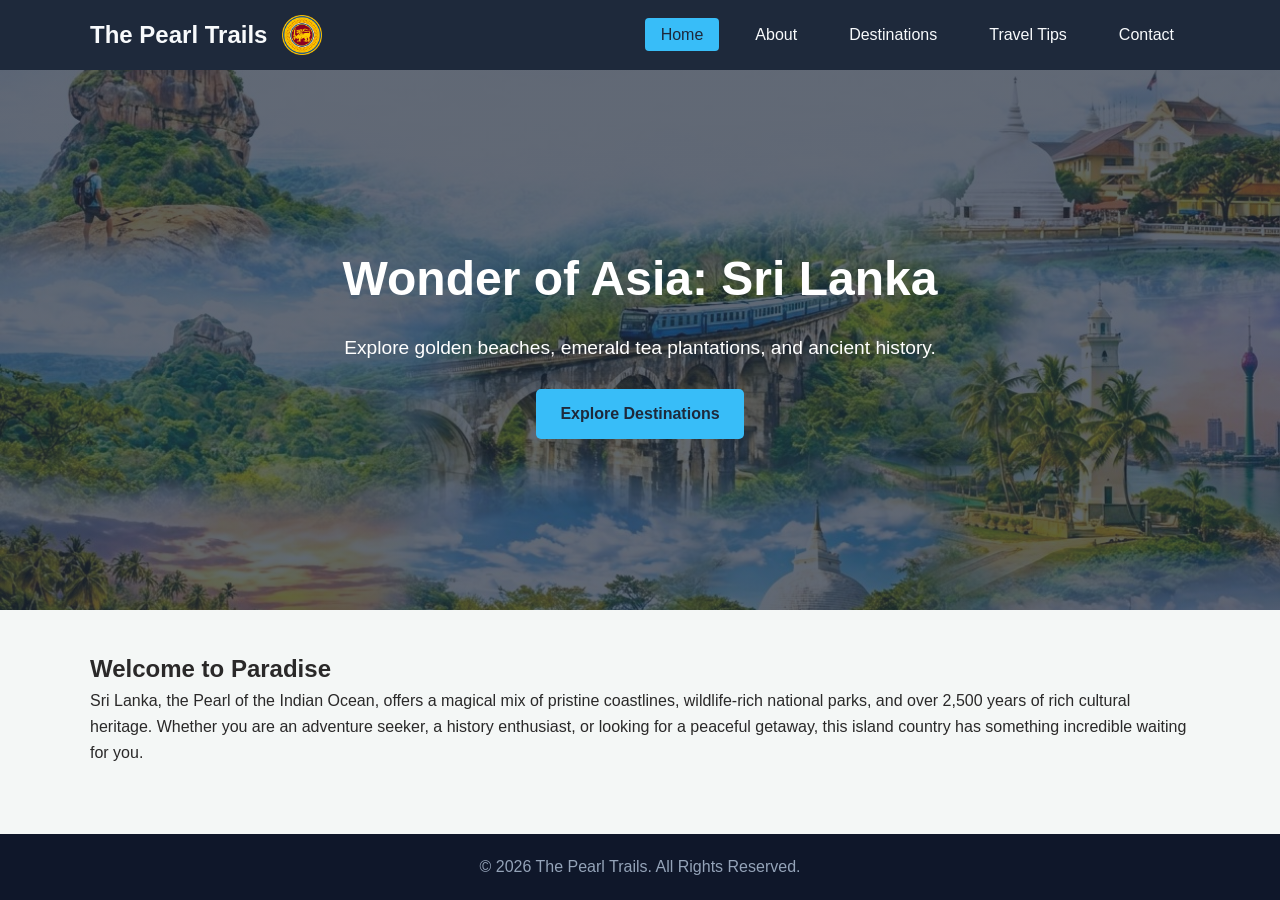
<file: index.html>
<!DOCTYPE html>
<html lang="en">
<head>
    <meta charset="UTF-8">
    <meta name="viewport" content="width=device-width, initial-scale=1.0">
    <title>The Pearl Trails | Home</title>
    <link rel="stylesheet" href="css/styles.css">
</head>
<body>

    <header>
        <div class="navbar">
            <div class="logo">
            <span class="logo-text">The Pearl Trails</span>
                <img src="images/logo.png" alt="The Pearl Trails Logo" onerror="this.src='logo.png'">
            </div>
            <button class="menu-toggle" id="menu-toggle" aria-label="Toggle Navigation">&#9776;</button>
            <nav id="nav-links">
                <ul>
                    <li><a href="index.html" class="active">Home</a></li>
                    <li><a href="about.html">About</a></li>
                    <li><a href="destinations.html">Destinations</a></li>
                    <li><a href="travel-tips.html">Travel Tips</a></li>
                    <li><a href="contact.html">Contact</a></li>
                </ul>
            </nav>
        </div>
    </header>

    <section class="hero">
        <div class="hero-content">
            <h1>Wonder of Asia: Sri Lanka</h1>
            <p>Explore golden beaches, emerald tea plantations, and ancient history.</p>
            <a href="destinations.html" class="btn">Explore Destinations</a>
        </div>
    </section>

    <main class="container">
        <section class="intro-section">
            <h2>Welcome to Paradise</h2>
            <p>Sri Lanka, the Pearl of the Indian Ocean, offers a magical mix of pristine coastlines, wildlife-rich national parks, and over 2,500 years of rich cultural heritage. Whether you are an adventure seeker, a history enthusiast, or looking for a peaceful getaway, this island country has something incredible waiting for you.</p>
        </section>
    </main>

    <footer>
        <p>&copy; 2026 The Pearl Trails. All Rights Reserved.</p>
    </footer>

    <script src="js/main.js"></script>
</body>
</html>
</file>
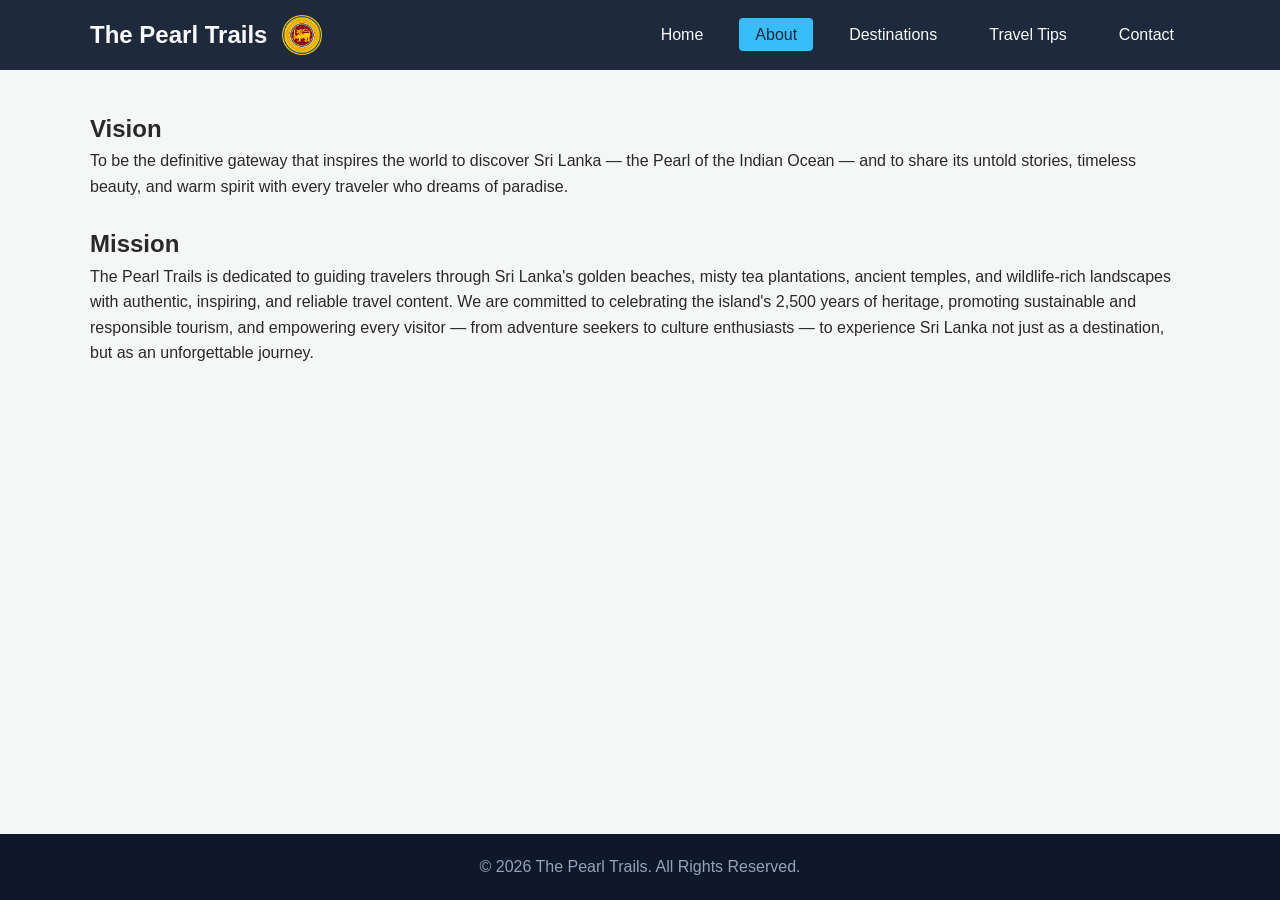
<file: about.html>
<!DOCTYPE html>
<html lang="en">
<head>
    <meta charset="UTF-8">
    <meta name="viewport" content="width=device-width, initial-scale=1.0">
    <title>About Us | The Pearl Trails</title>
    <link rel="stylesheet" href="css/styles.css">
</head>
<body>

    <header>
        <div class="navbar">
            <div class="logo">
                 <span class="logo-text">The Pearl Trails</span>
                <img src="images/logo.png" alt="The Pearl Trails Logo" onerror="this.src='logo.png'">
            </div>
            <button class="menu-toggle" id="menu-toggle">&#9776;</button>
            <nav id="nav-links">
                <ul>
                    <li><a href="index.html">Home</a></li>
                    <li><a href="about.html" class="active">About</a></li>
                    <li><a href="destinations.html">Destinations</a></li>
                    <li><a href="travel-tips.html">Travel Tips</a></li>
                    <li><a href="contact.html">Contact</a></li>
                </ul>
            </nav>
        </div>
    </header>

    <main class="container">
        <section class="content-section">
            <h2>Vision</h2>
            <p>To be the definitive gateway that inspires the world to discover Sri Lanka — the Pearl of the Indian Ocean — and to share its untold stories, timeless beauty, and warm spirit with every traveler who dreams of paradise.</p>
            <br>
            <h2>Mission</h2>
            <p>The Pearl Trails is dedicated to guiding travelers through Sri Lanka's golden beaches, misty tea plantations, ancient temples, and wildlife-rich landscapes with authentic, inspiring, and reliable travel content. We are committed to celebrating the island's 2,500 years of heritage, promoting sustainable and responsible tourism, and empowering every visitor — from adventure seekers to culture enthusiasts — to experience Sri Lanka not just as a destination, but as an unforgettable journey.</p>
        </section>
    </main>

    <footer>
        <p>&copy; 2026 The Pearl Trails. All Rights Reserved.</p>
    </footer>

    <script src="js/main.js"></script>
</body>
</html>
</file>
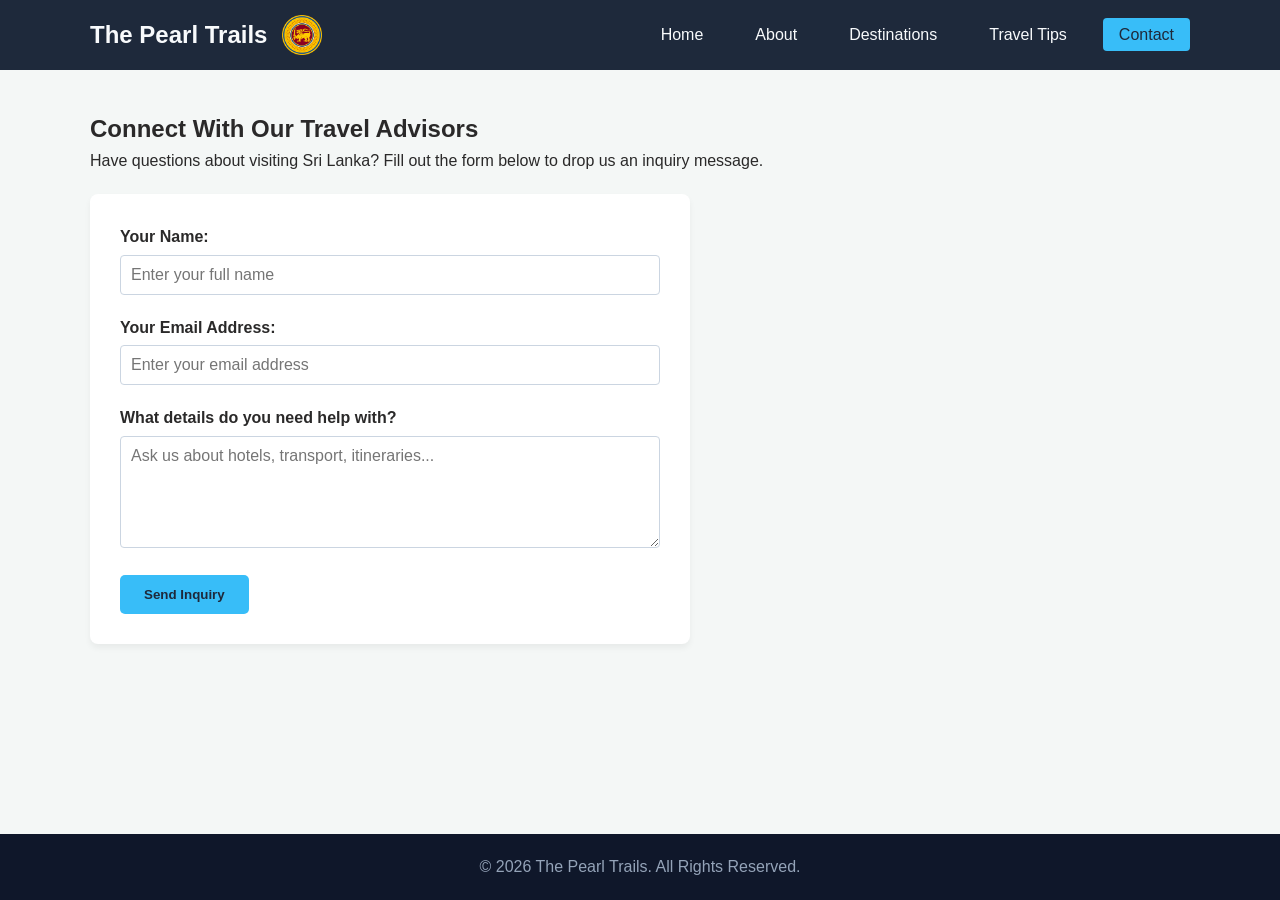
<file: contact.html>
<!DOCTYPE html>
<html lang="en">
<head>
    <meta charset="UTF-8">
    <meta name="viewport" content="width=device-width, initial-scale=1.0">
    <title>Plan Your Trip | Contact</title>
    <link rel="stylesheet" href="css/styles.css">
</head>
<body>

    <header>
        <div class="navbar">
            <div class="logo">
                 <span class="logo-text">The Pearl Trails</span>
                <img src="images/logo.png" alt="The Pearl Trails Logo" onerror="this.src='logo.png'">
            </div>
            <button class="menu-toggle" id="menu-toggle">&#9776;</button>
            <nav id="nav-links">
                <ul>
                    <li><a href="index.html">Home</a></li>
                    <li><a href="about.html">About</a></li>
                    <li><a href="destinations.html">Destinations</a></li>
                    <li><a href="travel-tips.html">Travel Tips</a></li>
                    <li><a href="contact.html" class="active">Contact</a></li>
                </ul>
            </nav>
        </div>
    </header>

    <main class="container">
        <section class="form-section">
            <h2>Connect With Our Travel Advisors</h2>
            <p>Have questions about visiting Sri Lanka? Fill out the form below to drop us an inquiry message.</p>
            
            <form id="contactForm" class="contact-form">
                <div class="form-group">
                    <label for="name">Your Name:</label>
                    <input type="text" id="name" required placeholder="Enter your full name">
                </div>
                <div class="form-group">
                    <label for="email">Your Email Address:</label>
                    <input type="email" id="email" required placeholder="Enter your email address">
                </div>
                <div class="form-group">
                    <label for="message">What details do you need help with?</label>
                    <textarea id="message" rows="5" required placeholder="Ask us about hotels, transport, itineraries..."></textarea>
                </div>
                <button type="submit" class="btn">Send Inquiry</button>
            </form>
            <div id="formFeedback" class="form-feedback"></div>
        </section>
    </main>

    <footer>
        <p>&copy; 2026 The Pearl Trails. All Rights Reserved.</p>
    </footer>

    <script src="js/main.js"></script>
</body>
</html>
</file>
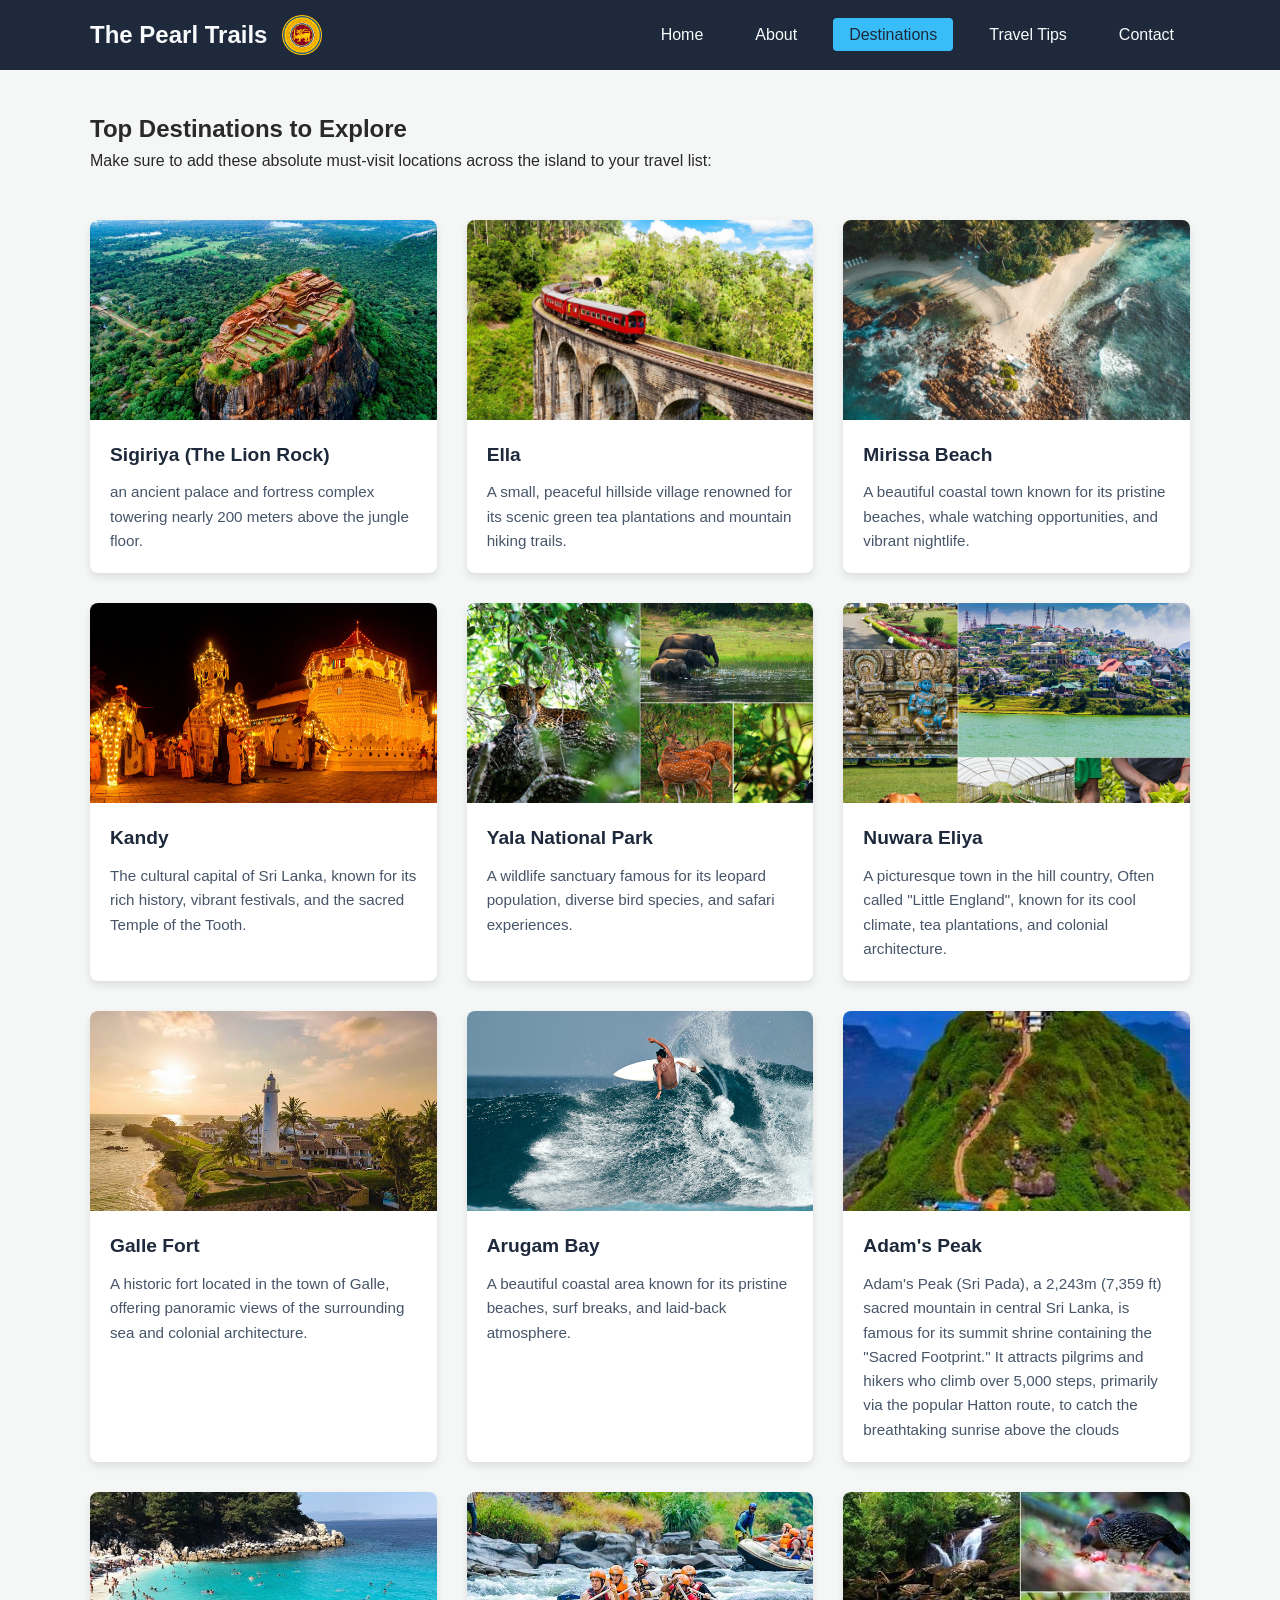
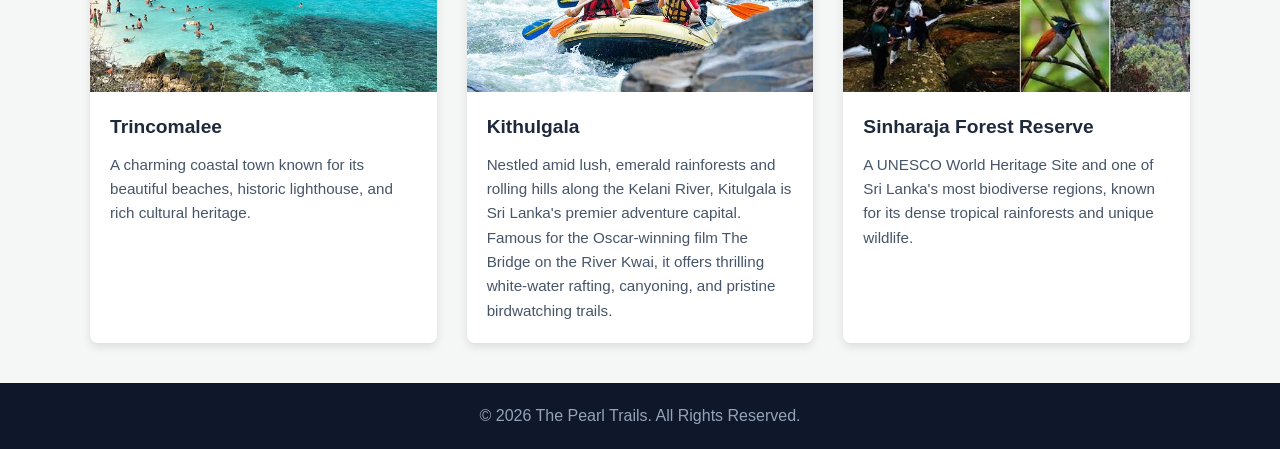
<file: destinations.html>
<!DOCTYPE html>
<html lang="en">
<head>
    <meta charset="UTF-8">
    <meta name="viewport" content="width=device-width, initial-scale=1.0">
    <title>Destinations | The Pearl Trails</title>
    <link rel="stylesheet" href="css/styles.css">
</head>
<body>

    <header>
        <div class="navbar">
            <div class="logo">
                 <span class="logo-text">The Pearl Trails</span>
                <img src="images/logo.png" alt="The Pearl Trails Logo" onerror="this.src='logo.png'">
            </div>
            <button class="menu-toggle" id="menu-toggle">&#9776;</button>
            <nav id="nav-links">
                <ul>
                    <li><a href="index.html">Home</a></li>
                    <li><a href="about.html">About</a></li>
                    <li><a href="destinations.html" class="active">Destinations</a></li>
                    <li><a href="travel-tips.html">Travel Tips</a></li>
                    <li><a href="contact.html">Contact</a></li>
                </ul>
            </nav>
        </div>
    </header>

    <main class="container">
        <section class="destinations-section">
    <h2>Top Destinations to Explore</h2>
    <p>Make sure to add these absolute must-visit locations across the island to your travel list:</p>
    <br>

    <div class="destination-grid">
        
        <div class="destination-card">
            <img src="images/sigiriya.jpg" alt="Sigiriya Lion Rock">
            <div class="card-content">
                <h3>Sigiriya (The Lion Rock)</h3>
                <p>an ancient palace and fortress complex towering nearly 200 meters above the jungle floor.</p>
            </div>
        </div>

        <div class="destination-card">
            <img src="images/ella.jpg" alt="Ella">
            <div class="card-content">
                <h3>Ella</h3>
                <p>A small, peaceful hillside village renowned for its scenic green tea plantations and mountain hiking trails.</p>
            </div>
        </div>
        
        <div class="destination-card">
            <img src="images/mirissa.jpeg" alt="Mirissa Beach">
            <div class="card-content">
                <h3>Mirissa Beach</h3>
                <p>A beautiful coastal town known for its pristine beaches, whale watching opportunities, and vibrant nightlife.</p>
            </div>
        </div>
        
        <div class="destination-card">
            <img src="images/kandy.jpg" alt="Kandy">
            <div class="card-content">
                <h3>Kandy</h3>
                <p>The cultural capital of Sri Lanka, known for its rich history, vibrant festivals, and the sacred Temple of the Tooth.</p>
            </div>
        </div>

        <div class="destination-card">
            <img src="images/yala.jpg" alt="Yala National Park">
            <div class="card-content">
                <h3>Yala National Park</h3>
                <p>A wildlife sanctuary famous for its leopard population, diverse bird species, and safari experiences.</p>
            </div>
        </div>

        <div class="destination-card">
             <img src="images/nuwaraeliya.jpg" alt="Nuwara Eliya">
             <div class="card-content">
                <h3>Nuwara Eliya</h3>
                <p>A picturesque town in the hill country, Often called "Little England", known for its cool climate, tea plantations, and colonial architecture.</p>
             </div>
        </div>
        
        <div class="destination-card">
            <img src="images/gallefort.jpg" alt="Galle Fort">
            <div class="card-content">
                <h3>Galle Fort</h3>
                <p>A historic fort located in the town of Galle, offering panoramic views of the surrounding sea and colonial architecture.</p>
            </div>
        </div>

        <div class="destination-card">
            <img src="images/arugambay.jpg" alt="Arugam Bay">
            <div class="card-content">
                <h3>Arugam Bay</h3>
                <p>A beautiful coastal area known for its pristine beaches, surf breaks, and laid-back atmosphere.</p>
            </div>
        </div>

        <div class="destination-card">
            <img src="images/adamspeak.jpg" alt="Adam's Peak">
            <div class="card-content">
                <h3>Adam's Peak</h3>
                <p>Adam's Peak (Sri Pada), a 2,243m (7,359 ft) sacred mountain in central Sri Lanka, is famous for its summit shrine containing the "Sacred Footprint." It attracts pilgrims and hikers who climb over 5,000 steps, primarily via the popular Hatton route, to catch the breathtaking sunrise above the clouds</p>
            </div>
        </div>

        <div class="destination-card">
            <img src="images/trincomalee.jpg" alt="Trincomalee">
            <div class="card-content">
                <h3>Trincomalee</h3>
                <p>A charming coastal town known for its beautiful beaches, historic lighthouse, and rich cultural heritage.</p>
            </div>
        </div>

        <div class="destination-card">
            <img src="images/kithulgala.jpg" alt="Kithulgala">
            <div class="card-content">
                <h3>Kithulgala</h3>
                <p>Nestled amid lush, emerald rainforests and rolling hills along the Kelani River, Kitulgala is Sri Lanka's premier adventure capital. Famous for the Oscar-winning film The Bridge on the River Kwai, it offers thrilling white-water rafting, canyoning, and pristine birdwatching trails.</p>
            </div>
        </div>

        <div class="destination-card">
            <img src="images/sinharaja.jpg" alt="Sinharaja Forest Reserve">
            <div class="card-content">
                <h3>Sinharaja Forest Reserve</h3>
                <p>A UNESCO World Heritage Site and one of Sri Lanka's most biodiverse regions, known for its dense tropical rainforests and unique wildlife.</p>
            </div>
        </div>
    </div>

        
</section>
    </main>

    <footer>
        <p>&copy; 2026 The Pearl Trails. All Rights Reserved.</p>
    </footer>

    <script src="js/main.js"></script>
</body>
</html>
</file>
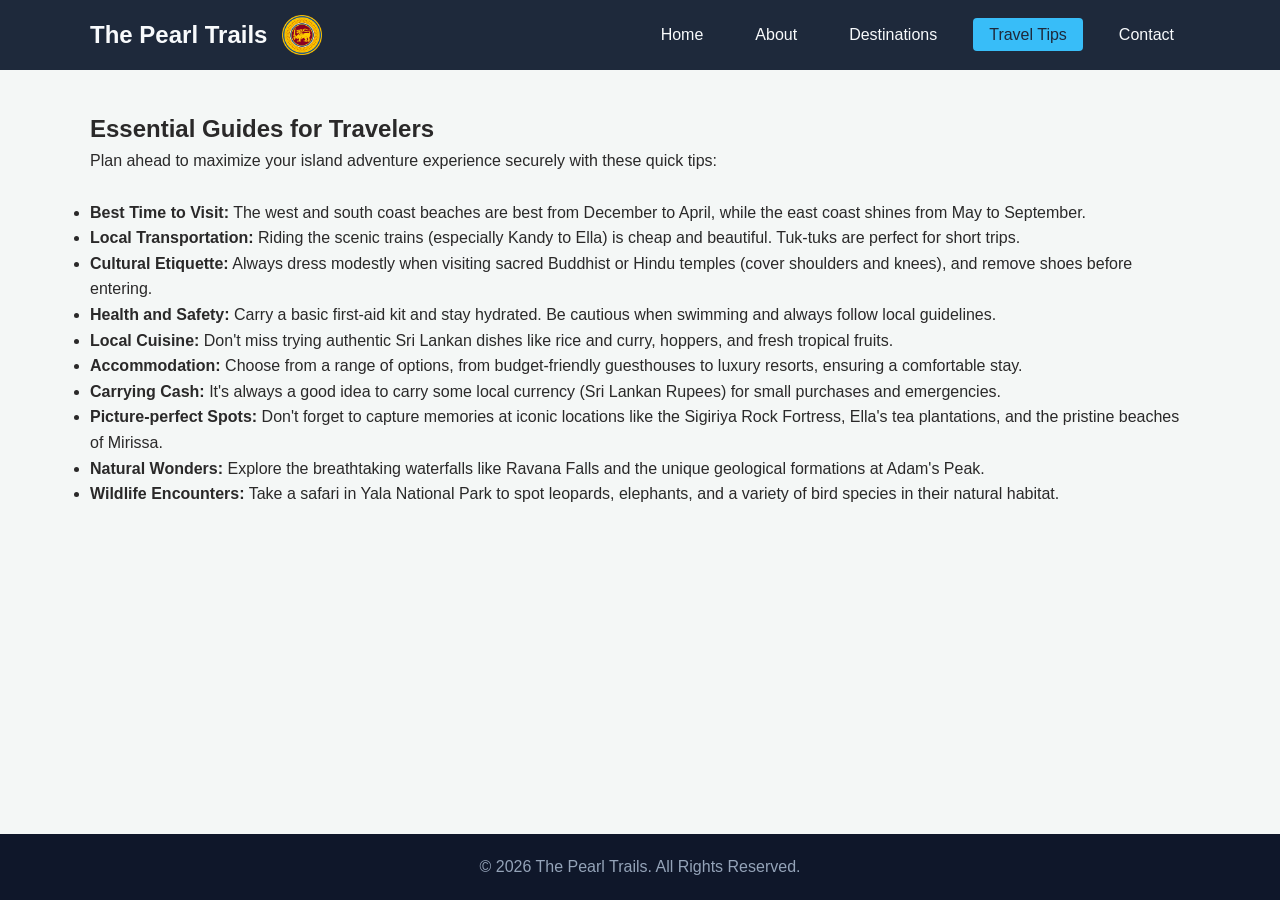
<file: travel-tips.html>
<!DOCTYPE html>
<html lang="en">
<head>
    <meta charset="UTF-8">
    <meta name="viewport" content="width=device-width, initial-scale=1.0">
    <title>Travel Tips | The Pearl Trails</title>
    <link rel="stylesheet" href="css/styles.css">
</head>
<body>

    <header>
        <div class="navbar">
            <div class="logo">
                 <span class="logo-text">The Pearl Trails</span>
                <img src="images/logo.png" alt="The Pearl Trails Logo" onerror="this.src='logo.png'">
            </div>
            <button class="menu-toggle" id="menu-toggle">&#9776;</button>
            <nav id="nav-links">
                <ul>
                    <li><a href="index.html">Home</a></li>
                    <li><a href="about.html">About</a></li>
                    <li><a href="destinations.html">Destinations</a></li>
                    <li><a href="travel-tips.html" class="active">Travel Tips</a></li>
                    <li><a href="contact.html">Contact</a></li>
                </ul>
            </nav>
        </div>
    </header>

    <main class="container">
        <section class="tips-section">
            <h2>Essential Guides for Travelers</h2>
            <p>Plan ahead to maximize your island adventure experience securely with these quick tips:</p>
            <br>
            <ul>
                <li><strong>Best Time to Visit:</strong> The west and south coast beaches are best from December to April, while the east coast shines from May to September.</li>
                <li><strong>Local Transportation:</strong> Riding the scenic trains (especially Kandy to Ella) is cheap and beautiful. Tuk-tuks are perfect for short trips.</li>
                <li><strong>Cultural Etiquette:</strong> Always dress modestly when visiting sacred Buddhist or Hindu temples (cover shoulders and knees), and remove shoes before entering.</li>
                <li><strong>Health and Safety:</strong> Carry a basic first-aid kit and stay hydrated. Be cautious when swimming and always follow local guidelines.</li>
                <li><strong>Local Cuisine:</strong> Don't miss trying authentic Sri Lankan dishes like rice and curry, hoppers, and fresh tropical fruits.</li>
                <li><strong>Accommodation:</strong> Choose from a range of options, from budget-friendly guesthouses to luxury resorts, ensuring a comfortable stay.</li>
                <li><strong>Carrying Cash:</strong> It's always a good idea to carry some local currency (Sri Lankan Rupees) for small purchases and emergencies.</li>
                <li><strong>Picture-perfect Spots:</strong> Don't forget to capture memories at iconic locations like the Sigiriya Rock Fortress, Ella's tea plantations, and the pristine beaches of Mirissa.</li>
                <li><strong>Natural Wonders:</strong> Explore the breathtaking waterfalls like Ravana Falls and the unique geological formations at Adam's Peak.</li>
                <li><strong>Wildlife Encounters:</strong> Take a safari in Yala National Park to spot leopards, elephants, and a variety of bird species in their natural habitat.</li>
            </ul>
        </section>
    </main>

    <footer>
        <p>&copy; 2026 The Pearl Trails. All Rights Reserved.</p>
    </footer>

    <script src="js/main.js"></script>
</body>
</html>
</file>
<file: css/styles.css>
.logo {
    display: flex;
    align-items: center; /* Centers the text and image vertically */
    gap: 15px; /* Adds a nice gap between the text and the logo */
}

.logo-text {
    color: #f8fafc;
    font-size: 1.5rem;
    font-weight: bold;
}

.logo img {
    height: 40px;
    display: block;
}

* {
    margin: 0;
    padding: 0;
    box-sizing: border-box;
    font-family: 'Segoe UI', Tahoma, Geneva, Verdana, sans-serif;
}

body {
    background-color: #f4f7f6;
    color: #2a2929;
    line-height: 1.6;
    display: flex;
    flex-direction: column;
    min-height: 100vh;
}

.container {
    width: 90%;
    max-width: 1100px;
    margin: 40px auto;
    flex: 1;
}

header {
    background-color: #1e293b;
    padding: 15px 0;
    position: sticky;
    top: 0;
    z-index: 1000;
}

.navbar {
    display: flex;
    justify-content: space-between;
    align-items: center;
    width: 90%;
    max-width: 1100px;
    margin: 0 auto;
}

.logo img {
    height: 40px;
    display: block;
}

nav ul {
    display: flex;
    list-style: none;
}

nav ul li {
    margin-left: 20px;
}

nav ul li a {
    color: #f8fafc;
    text-decoration: none;
    font-weight: 500;
    padding: 8px 16px;
    transition: 0.3s ease;
    border-radius: 4px;
}

nav ul li a:hover, nav ul li a.active {
    background-color: #38bdf8;
    color: #1e293b;
}

.menu-toggle {
    display: none;
    background: none;
    border: none;
    color: white;
    font-size: 24px;
    cursor: pointer;
}

.hero {
    background: linear-gradient(rgba(30, 41, 59, 0.7), rgba(30, 41, 59, 0.7)), url('../images/hero-bg.jpg') no-repeat center center/cover;
    background-color: #0f172a; 
    height: 60vh;
    display: flex;
    justify-content: center;
    align-items: center;
    text-align: center;
    color: white;
    padding: 0 20px;
}

.hero-content h1 {
    font-size: 3rem;
    margin-bottom: 15px;
}

.hero-content p {
    font-size: 1.2rem;
    margin-bottom: 25px;
}

.btn {
    display: inline-block;
    background-color: #38bdf8;
    color: #1e293b;
    padding: 12px 24px;
    text-decoration: none;
    border-radius: 5px;
    font-weight: bold;
    border: none;
    cursor: pointer;
    transition: background 0.3s ease;
}

.btn:hover {
    background-color: #0ea5e9;
}

.contact-form {
    background: white;
    padding: 30px;
    border-radius: 8px;
    box-shadow: 0 4px 6px rgba(0,0,0,0.05);
    margin-top: 20px;
    max-width: 600px;
}

.form-group {
    margin-bottom: 20px;
}

.form-group label {
    display: block;
    margin-bottom: 5px;
    font-weight: 600;
}

.form-group input, .form-group textarea {
    width: 100%;
    padding: 10px;
    border: 1px solid #cbd5e1;
    border-radius: 4px;
    font-size: 1rem;
}

.form-feedback {
    margin-top: 15px;
    font-weight: bold;
}


footer {
    background-color: #0f172a;
    color: #94a3b8;
    text-align: center;
    padding: 20px 0;
    margin-top: auto;
}


@media (max-width: 768px) {
    .menu-toggle {
        display: block;
    }

    nav {
        display: none;
        width: 100%;
        position: absolute;
        top: 70px;
        left: 0;
        background-color: #1e293b;
        padding: 20px 0;
        border-top: 1px solid #334155;
    }

    nav.show {
        display: block;
    }

    nav ul {
        flex-direction: column;
        align-items: center;
    }

    nav ul li {
        margin: 10px 0;
    }

    .hero-content h1 {
        font-size: 2rem;
    }
}

.destination-grid {
    display: grid;
    grid-template-columns: repeat(auto-fit, minmax(300px, 1fr));
    gap: 30px;
    margin-top: 20px;
}

.destination-card {
    background: #ffffff;
    border-radius: 8px;
    overflow: hidden;
    box-shadow: 0 4px 8px rgba(0,0,0,0.1);
    transition: transform 0.3s ease;
}

.destination-card:hover {
    transform: translateY(-5px);
}

.destination-card img {
    width: 100%;
    height: 200px;
    object-fit: cover; 
    display: block;
}

.card-content {
    padding: 20px;
}

.card-content h3 {
    color: #1e293b;
    margin-bottom: 10px;
    font-size: 1.2rem;
}

.card-content p {
    font-size: 0.95rem;
    color: #475569;
}
</file>
